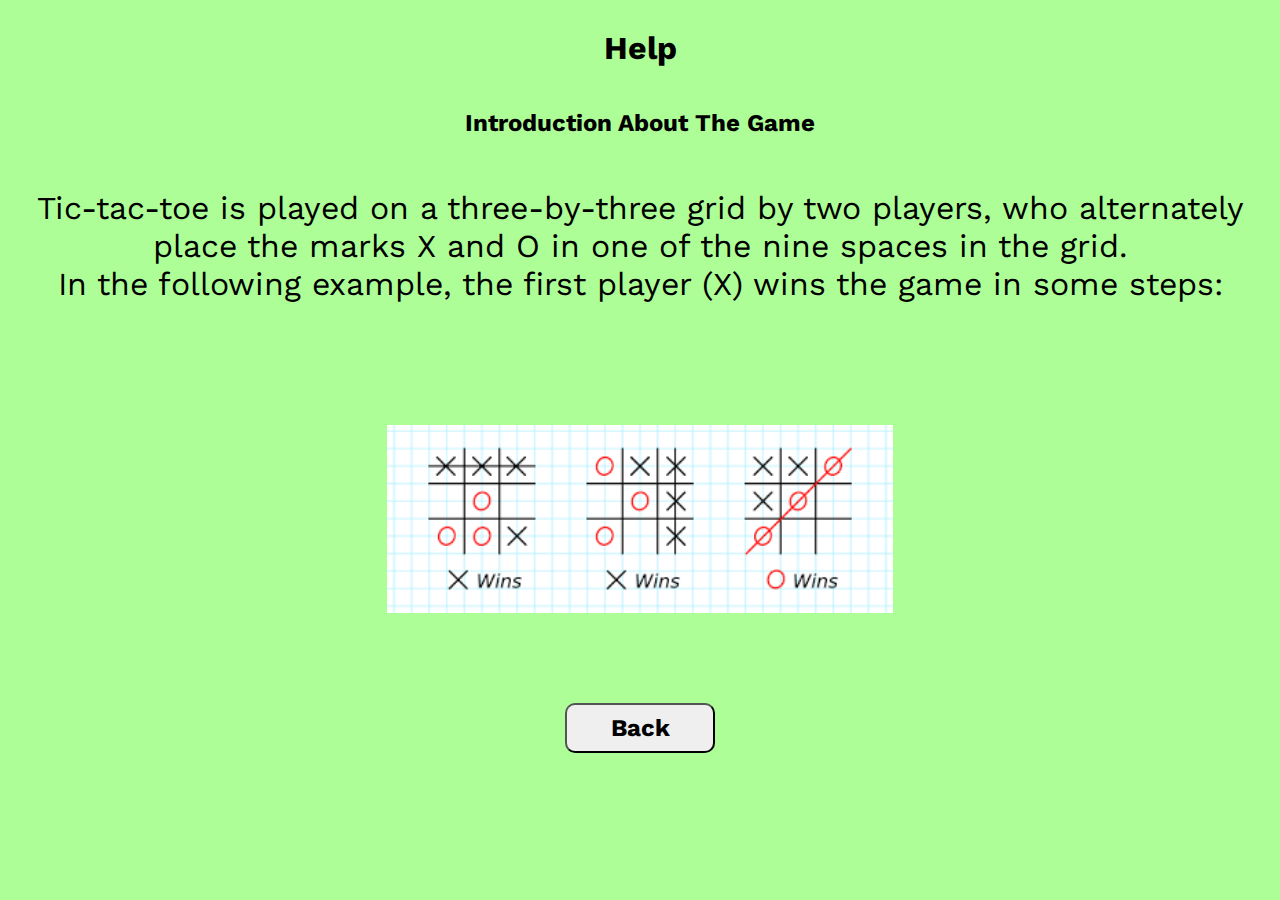
<file: help.html>
<!DOCTYPE html>
<html lang="en">
<head>
    <meta charset="UTF-8">
    <meta http-equiv="X-UA-Compatible" content="IE=edge">
    <meta name="viewport" content="width=device-width, initial-scale=1.0">
    <title>Tic Tac Toe</title>
    <link rel="stylesheet" href="style.css">
</head>
<body>
    <div class="help flex">
        <h1 id="help">Help</h1>
        <h2 class="utility-text-center">Introduction About The Game</h2>
        <p class="p utility-text-center">Tic-tac-toe is played on a three-by-three grid by two players, who alternately place the marks X and O in one of the nine spaces in the grid.<br>
        In the following example, the first player (X) wins the game in some steps:</p>
    </div>
    <img id="stepsImg" src="./images/stepsToPlay.png" alt="Steps for playing">
    <button id="btnBackHelp"><a href="page1.html">Back</a></button>
    
</body>
</html>
</file>
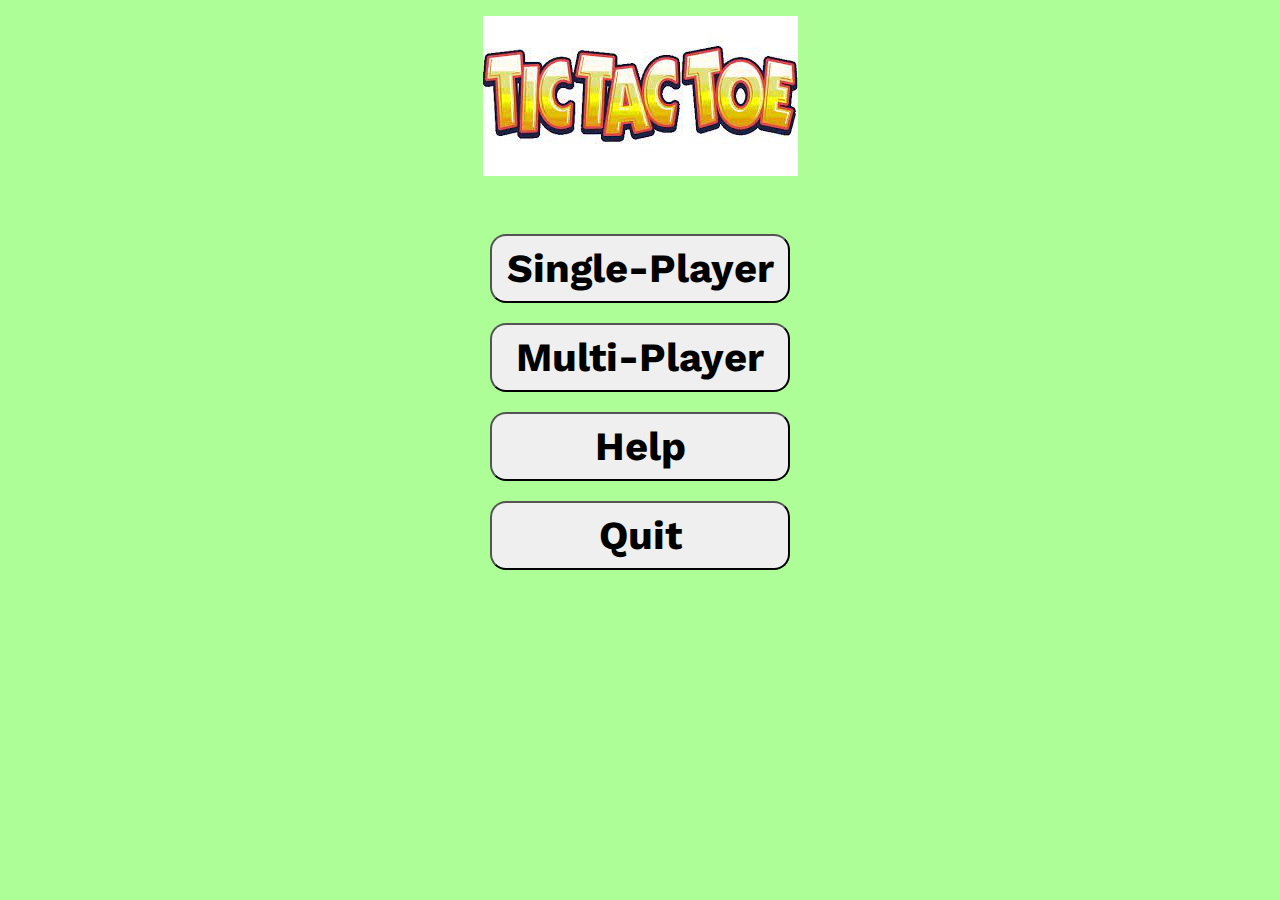
<file: page1.html>
<!DOCTYPE html>
<html lang="en">
<head>
    <meta charset="UTF-8">
    <meta http-equiv="X-UA-Compatible" content="IE=edge">
    <meta name="viewport" content="width=device-width, initial-scale=1.0">
    <link rel="stylesheet" href="style.css">
    <title>Tic Tac Toe</title>
    <script src="brain2.js" defer></script>
</head>
<body>
    <div class="page1">
        <img id="logo" src="./images/tic_tac_toe_logo.jfif" alt="Tic Tac Toe Logo">
        <button class="page1Btns" id="singlePlayerPage1">Single-Player</button>
        <button class="page1Btns" id="multiPlayerPage1">Multi-Player</button>
        <button class="page1Btns" id="helpPage1">Help</button>
        <button class="page1Btns" id="quitPage1">Quit</button>
    </div>
    
</body>
</html>
</file>
<file: style.css>
@import url('https://fonts.googleapis.com/css2?family=Bree+Serif&family=Work+Sans:ital@1&display=swap');

* {
    font-family: 'Bree Serif', serif;
    font-family: 'Work Sans', sans-serif;
}
.flex{
    display: flex;
    justify-content: center;
    align-items: center;
    flex-direction: column;
}
.p{
    font-size: 2rem;
}
a{
    text-decoration: none;
    color: black;
}
#btnBackHelp{
    width: 150px;
    display: block;
    margin: auto;
    height: 50px;
    border-radius: 10px;
    font-size: x-large;
    font-weight: bolder;
    cursor: pointer;
}
#stepsImg{
    
    display: block;
    width: 40%;
    margin:10vh auto;
}

.page1 {
    display: flex;
    flex-direction: column;
    justify-content: center;
    align-items: center;
    width: 100%;
    height: 340px;
}
.page1Btns{
    margin: 10px 0;
    font-size: 2.5rem;
    padding: 9px;
    border-radius: 16px;
    width: 300px;
    text-align: center;
    font-weight: bolder;
    cursor: pointer;
}
#logo{
    display: inline-block;
    margin: 3rem;
    margin: 15rem 0 3rem 0;
}
button:hover{
    background-color: rgb(51, 214, 255);
}
.container {
    height: 60vh;
    width: 38vw;
    margin: 10vh auto;
    position: relative;
}

body {
    background-color: #38fd0069;
    /* background-image: url('./Background1.jpg');
    background-repeat: no-repeat; */
}

.grid {
    display: grid;
    /* border: 2px solid black; */
    width: 30vw;
    height: 55vh;
    margin: 10vh auto;
    grid-template-columns: repeat(3, 1fr);
    grid-template-rows: repeat(3, 1fr);
}

.utility-flex {
    display: flex;
    justify-content: center;
    align-items: center;
    border-bottom: 5px solid black;
    border-left: 5px solid black;
    cursor: pointer;
}

.common-div {
    position: relative;

}

#div1,
#div4,
#div7 {
    border-left: none;
}

#div7,
#div8,
#div9 {
    border-bottom: none;
}

span {
    font-size: 3rem;
    font-weight: bolder;
    position: relative;
    left: 12rem;
    color: #ff0000;
}

#playAgain {
    right: 185px;
    width: 9vw;
}

.multiPlayerBtns {
    background-color: rgb(41 174 245 / 56%);
    padding: 10px;
    border-radius: 12px;
    position: relative;
    top: 75px;
    font-size: x-large;
    font-weight: bolder;
    cursor: pointer;
}

#back {
    right: 110px;
    width: 9vw;
}



.horizentalLine {
    animation-name: HLine;
    animation-duration: 1s;
    animation-timing-function: cubic-bezier(1, 0.43, 0.91, 1.27);
    animation-iteration-count: infinite;
}

@keyframes HLine {
    0% {
        width: 0px;
    }

    25% {
        width: 100px;
    }

    50% {
        width: 200px;
    }

    75% {
        width: 300px;

    }

    100% {
        width: 450px;

    }

}

.verticalLine {
    animation-name: VLine;
    animation-duration: 1s;
    animation-timing-function: cubic-bezier(1, 0.43, 0.91, 1.27);
    animation-iteration-count: infinite;
}

@keyframes VLine {
    0% {
        height: 0px;
    }

    25% {
        height: 100px;
    }

    50% {
        height: 200px;
    }

    75% {
        height: 300px;

    }

    100% {
        height: 440px;

    }

}

.diagonalLine {
    animation-name: DLine;
    animation-duration: 1s;
    animation-timing-function: cubic-bezier(1, 0.43, 0.91, 1.27);
    animation-iteration-count: infinite;
    transform-origin: top;
}

@keyframes DLine {
    0% {
        height: 0px;
    }

    25% {
        height: 100px;
    }

    50% {
        height: 200px;
    }

    75% {
        height: 300px;

    }

    100% {
        height: 425px;

    }
}

.nav {
    position: relative;
}

#playerFirst {
    position: absolute;
    left: 70%;
    font-size: 2rem;


}

#playerSecond {
    position: absolute;
    top: 6vh;
    left: 70%;
    font-size: 2rem;

}

#result {
    position: absolute;
    left: 71%;
    top: -7vh;
    font-size: 2rem;
    font-weight: bolder;

}

#playMusic {
    position: absolute;
    left: 7%;
    top: -7vh;
    font-size: 2rem;
}

select {
    display: inline;
    position: absolute;
    left: 22.5%;
    width: 13vw;
    top: -3.5vh;
    font-size: 1.5rem;
    border-radius: 6px;
    border: 2px solid black;
}
.utility-text-center{
    text-align: center;
}
</file>
